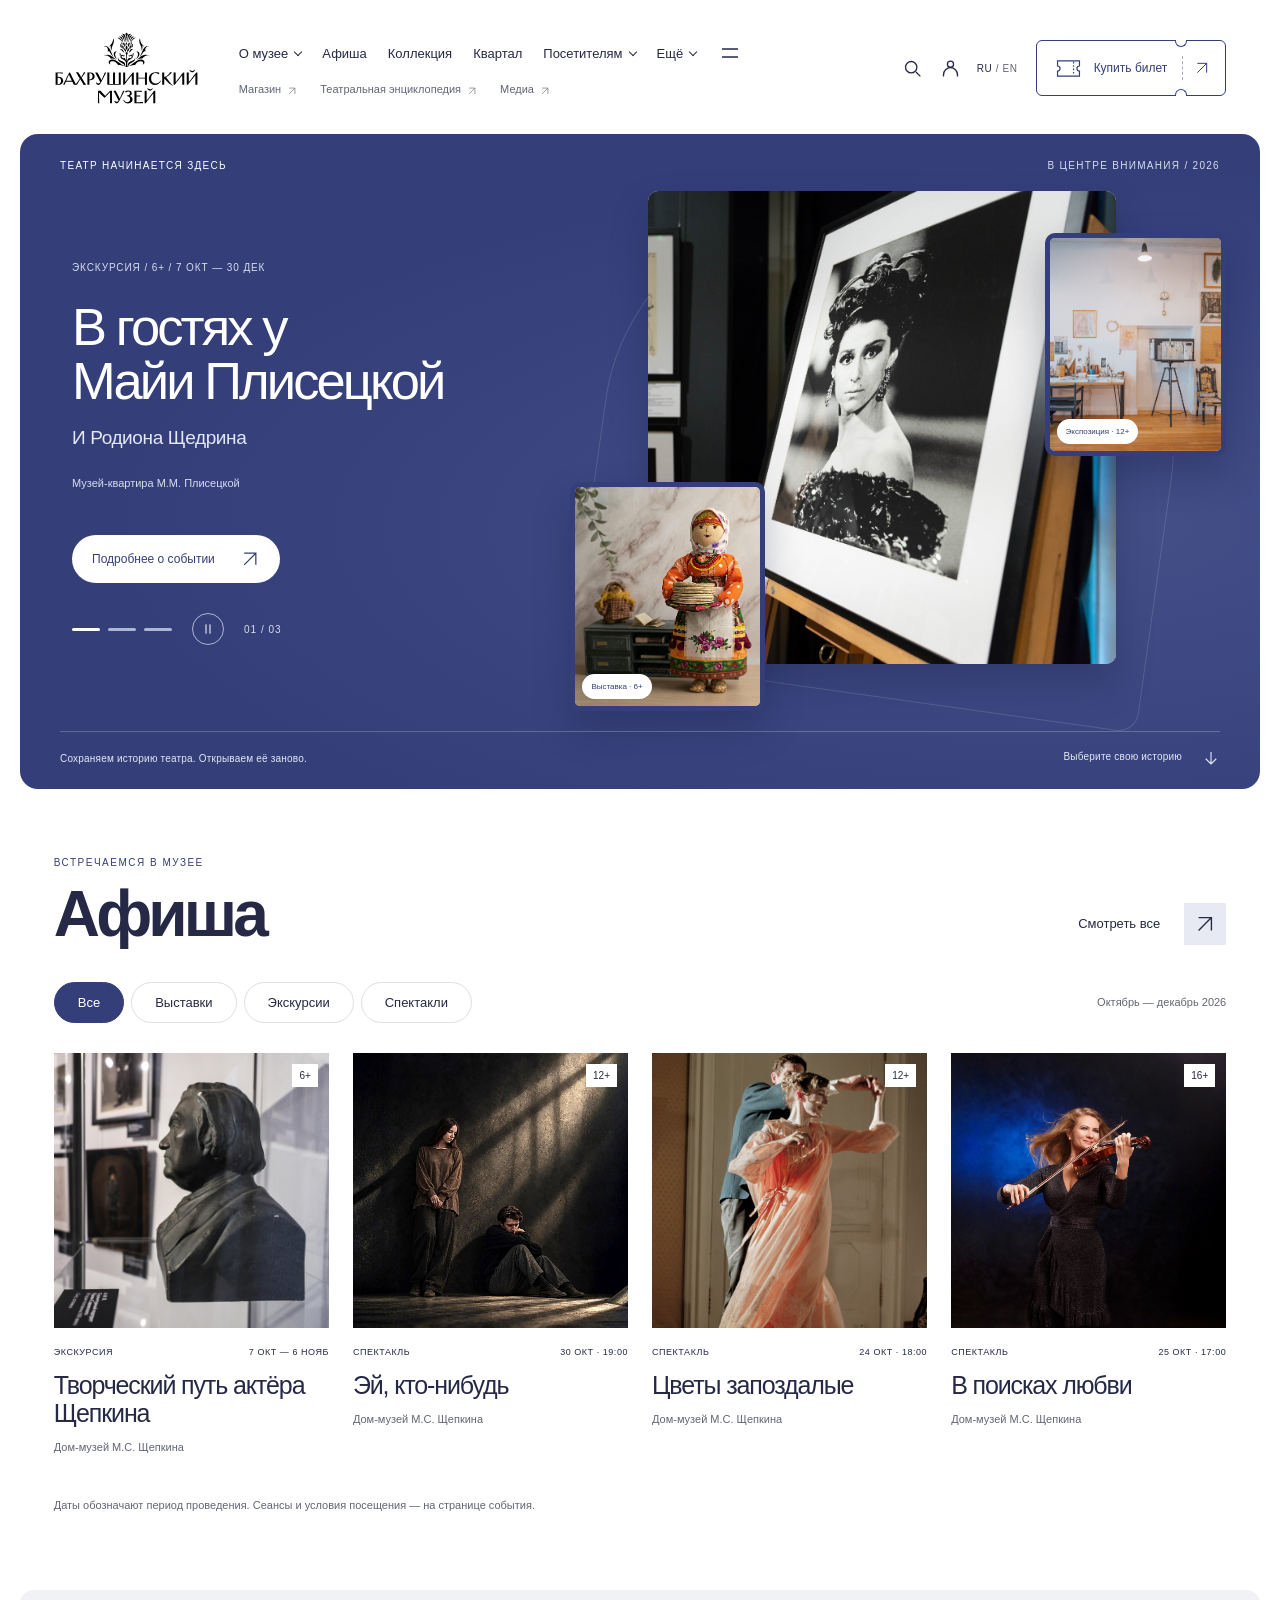
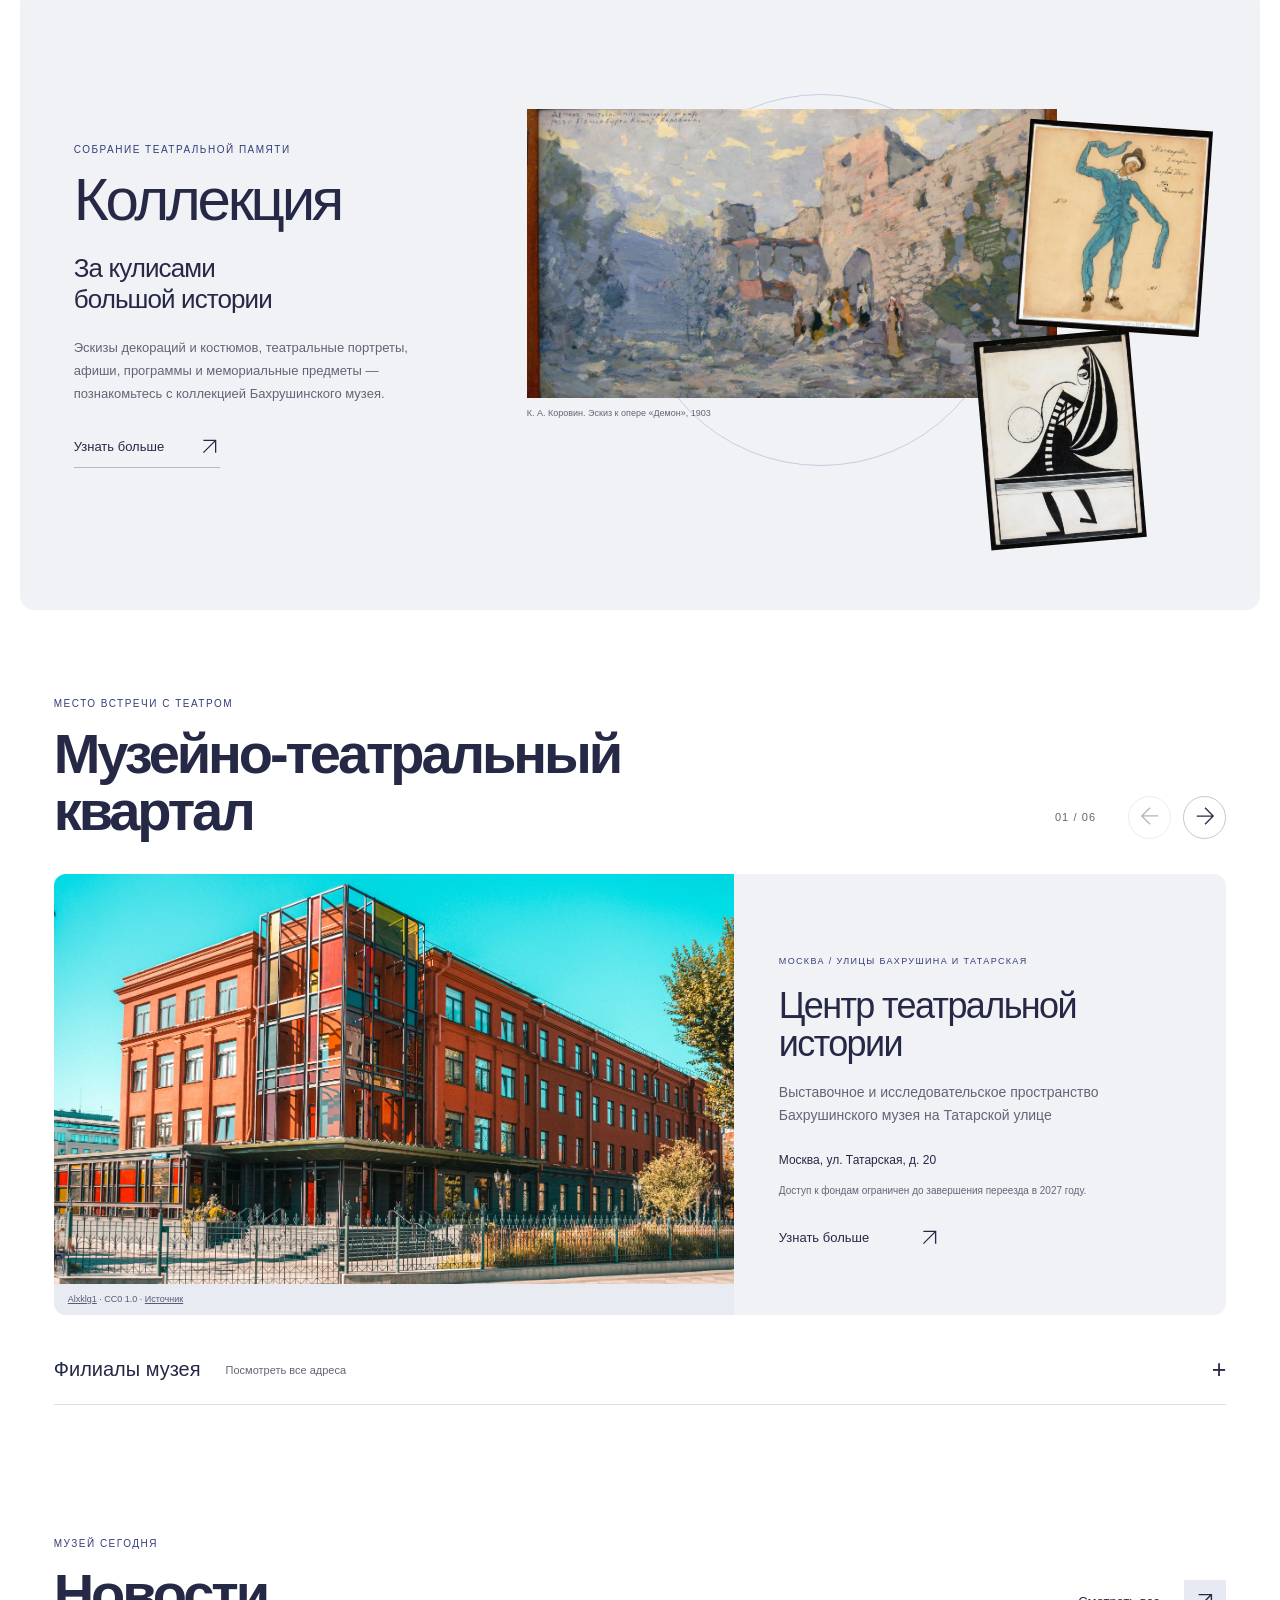
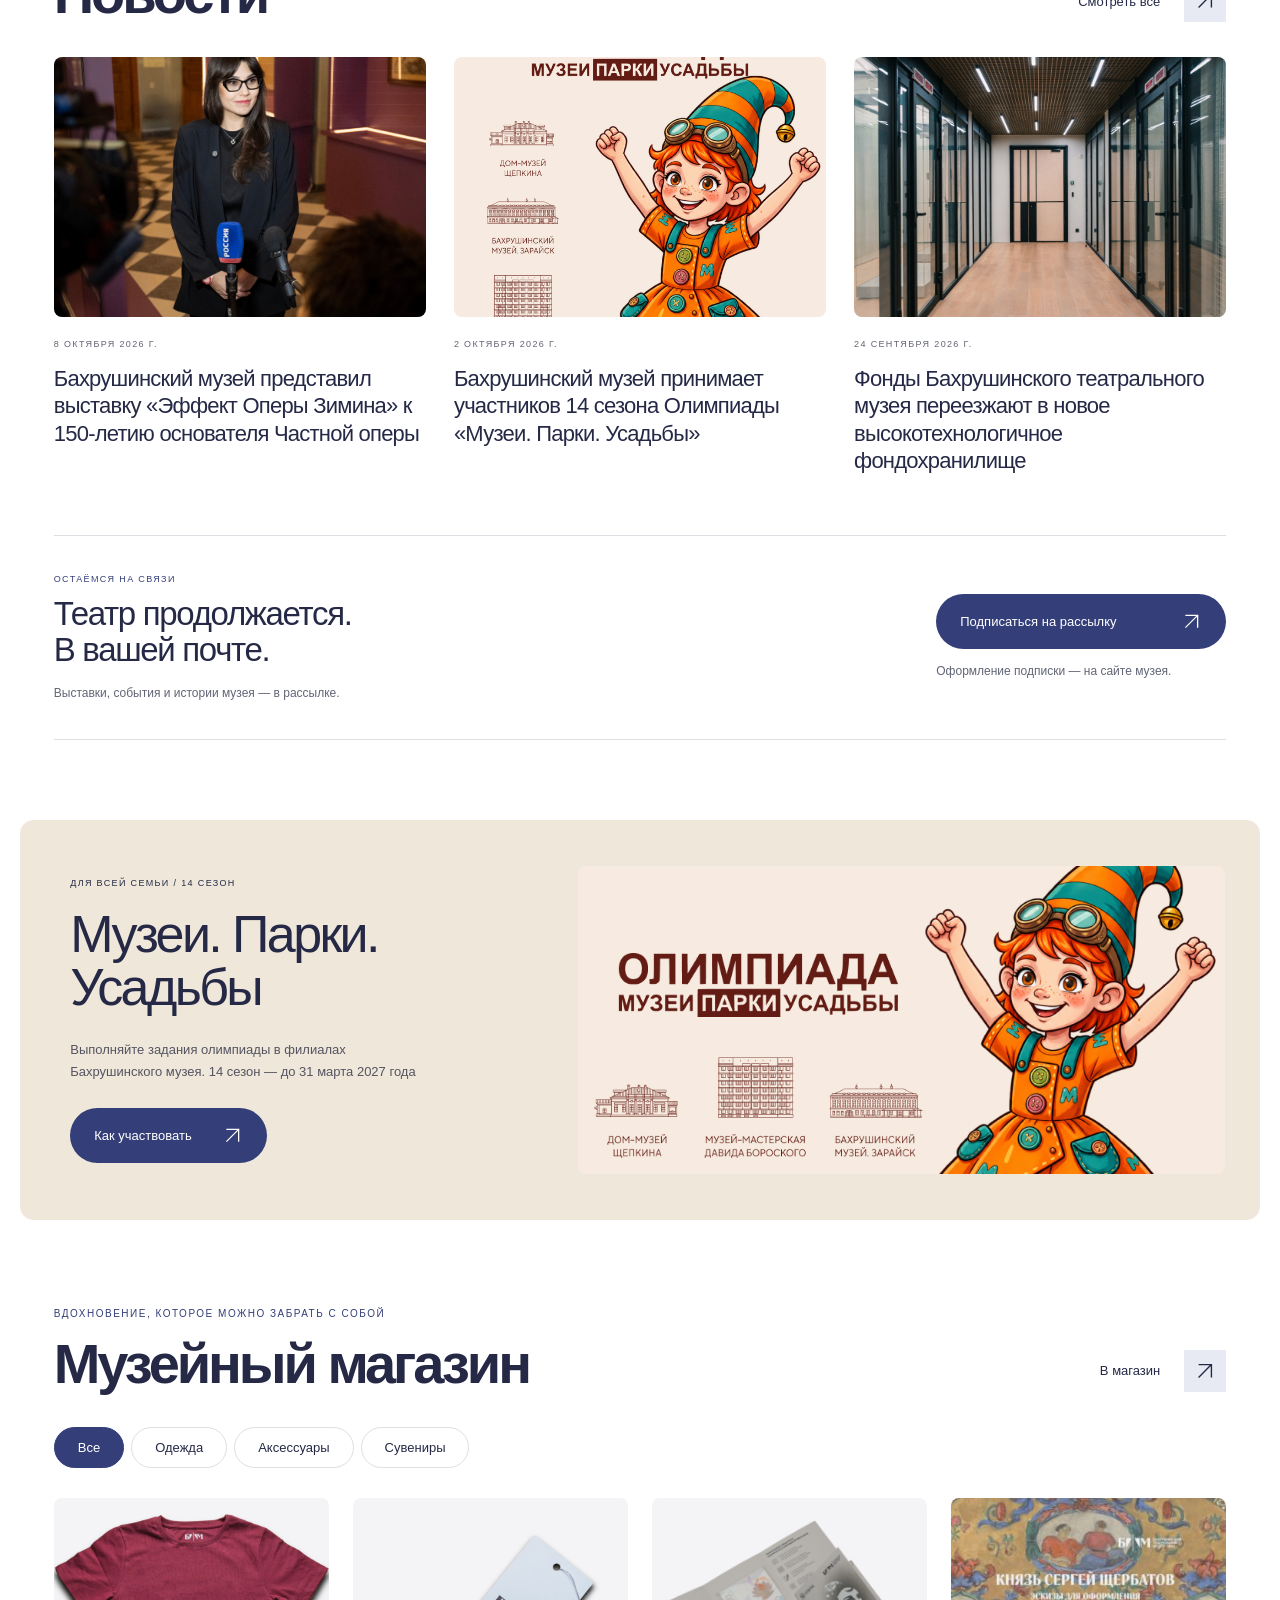
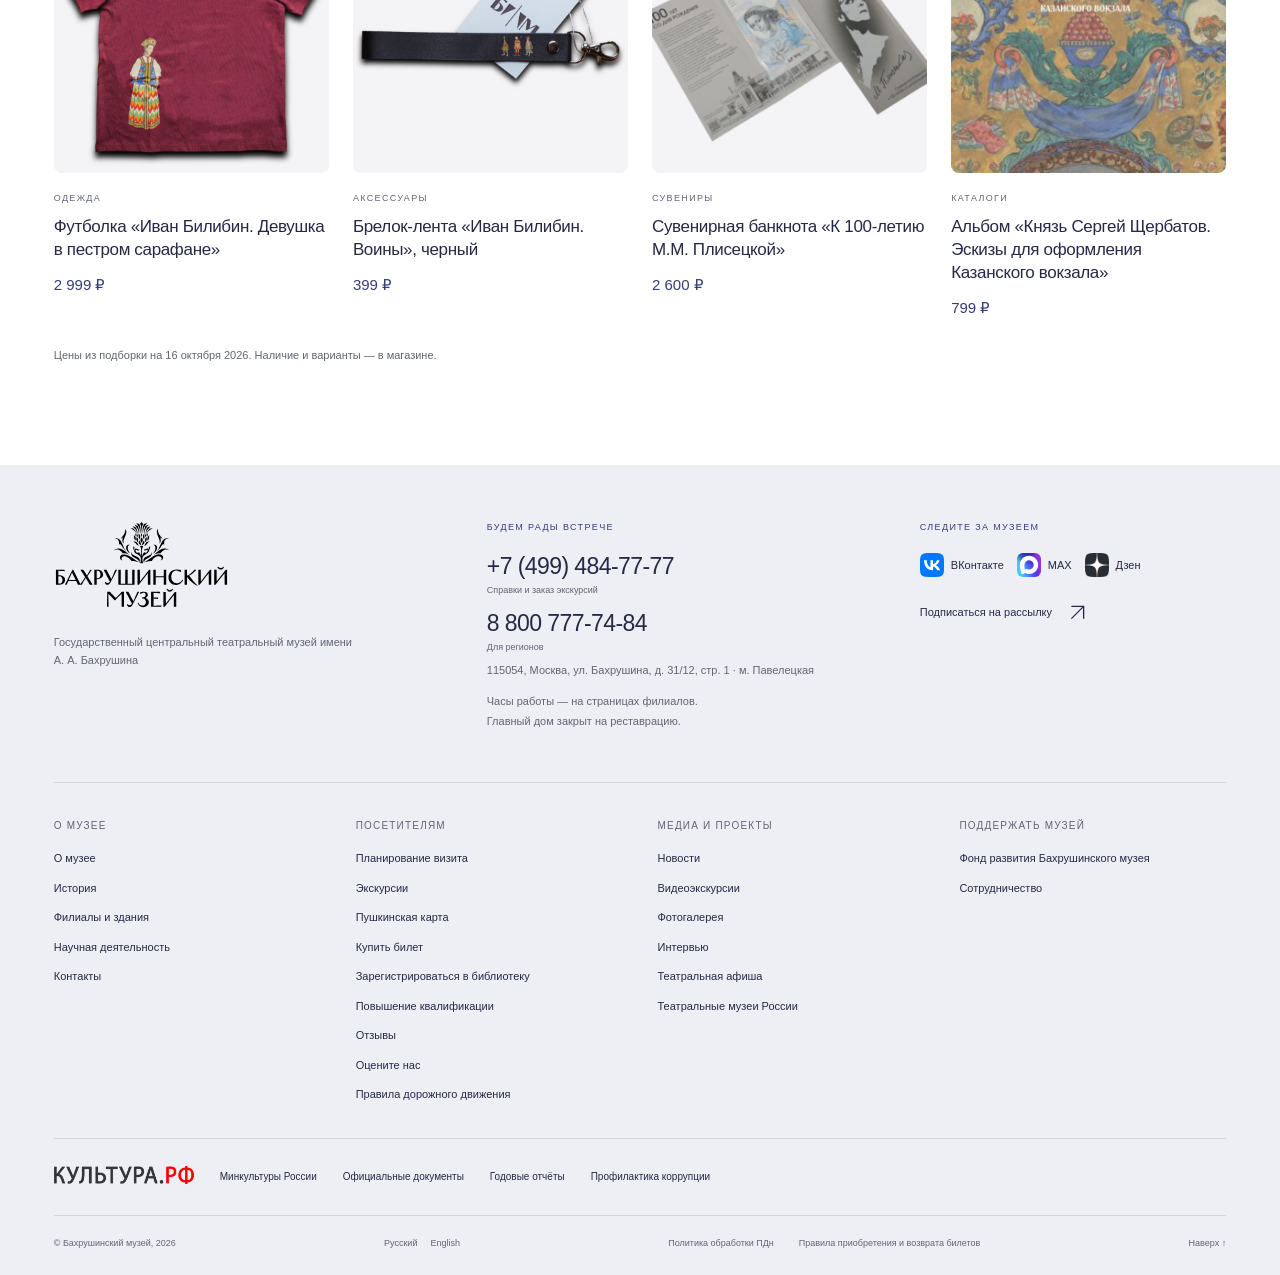
<file: homepage/index.html>
<!doctype html>
<html lang="ru"><head><meta charset="utf-8"><meta name="viewport" content="width=device-width,initial-scale=1"><title>Бахрушинский музей — концепция главной</title><link rel="stylesheet" href="style.css"><link rel="stylesheet" href="hero.css"><link rel="stylesheet" href="fullpage.css"></head>
<body><a class="skip" href="#afisha">Перейти к афише</a>
<header class="header"><div class="header-grid">
<a href="index.html" class="brand"><img src="../docs/proposal/05-homepage-design/assets/references/logo-transparent.svg" alt="Бахрушинский музей" width="218" height="112"></a>
<nav class="desktop-nav" aria-label="Разделы музея">
<details class="nav-drop"><summary>О музее</summary><div class="dropdown" data-menu-group="0"></div></details>
<a href="#afisha">Афиша</a><a href="#collection">Коллекция</a><a href="#quarter">Квартал</a>
<details class="nav-drop"><summary>Посетителям</summary><div class="dropdown" data-menu-group="1"></div></details>
<details class="nav-drop"><summary>Ещё</summary><div class="dropdown dropdown-wide" data-menu-group="extra"></div></details>
<button id="menu-open" aria-haspopup="dialog" aria-label="Все разделы"><svg viewBox="0 0 24 24" fill="none" stroke="currentColor" stroke-width="1.5" aria-hidden="true"><path d="M4 8h16M4 16h16"/></svg></button></nav>
<div class="utility"><nav aria-label="Экосистема"><a href="https://shop.bakhrushinmuseum.ru/">Магазин ↗</a><button data-service="Театральная энциклопедия">Театральная энциклопедия ↗</button><button data-service="Медиа">Медиа ↗</button></nav></div>
<div class="header-actions"><div class="tools"><button id="search-open" aria-label="Поиск"><svg viewBox="0 0 24 24" fill="none" stroke="currentColor" stroke-width="1.5" aria-hidden="true"><circle cx="10.5" cy="10.5" r="6.5"/><path d="m16 16 5 5"/></svg></button><button data-service="Личный кабинет" aria-label="Личный кабинет"><svg viewBox="0 0 24 24" fill="none" stroke="currentColor" stroke-width="1.5" aria-hidden="true"><circle cx="12" cy="7" r="3.5"/><path d="M4 21v-2a8 8 0 0 1 16 0v2"/></svg></button><a class="language" href="https://www.bakhrushinmuseum.ru/en/main/" aria-label="English version">RU <span>/ EN</span></a></div><a class="ticket" href="https://www.bakhrushinmuseum.ru/buy-tickets/#/afisha/event"><svg class="ticket-icon" viewBox="0 0 32 24" fill="none" stroke="currentColor" stroke-width="1.4" aria-hidden="true"><path d="M3 3h26v6a3 3 0 0 0 0 6v6H3v-6a3 3 0 0 0 0-6Z"/><path d="M22 4v16" stroke-dasharray="2 2"/></svg><span class="ticket-label">Купить билет</span><span class="ticket-arrow">↗</span></a></div>
</div></header>
<main><section class="hero" aria-labelledby="hero-title"><div class="hero-top"><span>Театр начинается здесь</span><span>В центре внимания / 2026</span></div><div class="hero-grid"><div class="hero-copy"><p class="eyebrow" id="hero-meta"></p><h1 id="hero-title"></h1><p class="hero-subtitle" id="hero-subtitle"></p><p class="hero-place" id="hero-place"></p><a class="round-link" id="hero-link">Подробнее о событии <span>↗</span></a><div class="hero-controls"><div id="hero-pages" aria-label="Выбор события"></div><button id="pause" aria-label="Приостановить смену событий">Ⅱ</button><span class="slide-count" id="slide-count"></span></div></div><div class="collage" id="collage" aria-label="События музея"></div></div><div class="hero-bottom"><span>Сохраняем историю театра. Открываем её заново.</span><a href="#afisha">Выберите свою историю <span>↓</span></a></div></section>
<section class="afisha" id="afisha" aria-labelledby="afisha-title"><div class="section-top"><div><p class="eyebrow">Встречаемся в музее</p><h2 id="afisha-title">Афиша</h2></div><a class="all-events" href="https://www.bakhrushinmuseum.ru/timetable/">Смотреть все <span>↗</span></a></div><div class="filter-row"><div class="filters" role="group" aria-label="Тип события"><button aria-pressed="true" data-filter="all">Все</button><button aria-pressed="false" data-filter="exhibition">Выставки</button><button aria-pressed="false" data-filter="tour">Экскурсии</button><button aria-pressed="false" data-filter="performance">Спектакли</button></div><span class="season">Октябрь — декабрь 2026</span></div><div id="events" class="event-grid" aria-live="polite"></div><p class="schedule-note">Даты обозначают период проведения. Сеансы и условия посещения — на странице события.</p></section>
<section class="collection-section" id="collection" aria-labelledby="collection-title"><div class="collection-copy"><p class="eyebrow">Собрание театральной памяти</p><h2 id="collection-title">Коллекция</h2><p class="collection-lead">За кулисами<br>большой истории</p><p id="collection-description"></p><a class="text-action" id="collection-link">Узнать больше <span data-arrow></span></a></div><div class="collection-art" id="collection-art" aria-label="Предметы из коллекции музея"></div></section>
<section class="page-section quarter-section" id="quarter" aria-labelledby="quarter-title"><div class="section-top"><div><p class="eyebrow">Место встречи с театром</p><h2 id="quarter-title">Музейно-театральный<br>квартал</h2></div><div class="quarter-controls"><span id="quarter-position" aria-live="polite"></span><button id="quarter-prev" class="circle-button" aria-label="Предыдущий объект"><span data-arrow class="left-arrow"></span></button><button id="quarter-next" class="circle-button" aria-label="Следующий объект"><span data-arrow class="right-arrow"></span></button></div></div><div id="quarter-card" class="quarter-card"></div><details class="branches"><summary>Филиалы музея <span>Посмотреть все адреса</span></summary><div id="branch-list"></div></details></section>
<section class="page-section news-section" id="news" aria-labelledby="news-title"><div class="section-top"><div><p class="eyebrow">Музей сегодня</p><h2 id="news-title">Новости</h2></div><a class="all-events" href="https://www.bakhrushinmuseum.ru/news/">Смотреть все <span data-arrow></span></a></div><div class="news-grid" id="news-grid"></div><div class="newsletter"><div><p class="eyebrow">Остаёмся на связи</p><h3>Театр продолжается.<br>В вашей почте.</h3><p>Выставки, события и истории музея — в рассылке.</p></div><div class="newsletter-action"><a class="solid-action" href="https://www.bakhrushinmuseum.ru/subscribe/">Подписаться на рассылку <span data-arrow></span></a><p>Оформление подписки — на сайте музея.</p></div></div></section>
<section class="promo-section" id="promo" aria-labelledby="promo-title"><div class="promo-copy"><p class="eyebrow">Для всей семьи / 14 сезон</p><h2 id="promo-title"></h2><p id="promo-description"></p><a class="solid-action" id="promo-link"><span id="promo-button"></span><span data-arrow></span></a></div><div class="promo-art" id="promo-art"></div></section>
<section class="page-section shop-section" id="shop" aria-labelledby="shop-title"><div class="section-top"><div><p class="eyebrow">Вдохновение, которое можно забрать с собой</p><h2 id="shop-title">Музейный магазин</h2></div><a class="all-events" id="shop-all" href="https://shop.bakhrushinmuseum.ru/">В магазин <span data-arrow></span></a></div><div class="filter-row"><div class="filters" role="group" aria-label="Категория товаров"><button data-product-filter="all" aria-pressed="true">Все</button><button data-product-filter="odezhda" aria-pressed="false">Одежда</button><button data-product-filter="aksessuary" aria-pressed="false">Аксессуары</button><button data-product-filter="suveniry" aria-pressed="false">Сувениры</button></div></div><div class="product-grid" id="products" aria-live="polite"></div><p class="schedule-note">Цены из подборки на 16 октября 2026. Наличие и варианты — в магазине.</p></section>
</main>
<footer class="footer"><div class="footer-top"><div class="footer-brand"><img src="../docs/proposal/05-homepage-design/assets/references/logo-transparent.svg" alt="Бахрушинский музей" width="200" height="102"><p id="organization-name"></p></div><div class="footer-contact"><p class="eyebrow">Будем рады встрече</p><div id="footer-phones"></div><p id="footer-address"></p><p>Часы работы — на страницах филиалов.<br>Главный дом закрыт на реставрацию.</p></div><div class="footer-social"><p class="eyebrow">Следите за музеем</p><div id="social-links"></div><a href="https://www.bakhrushinmuseum.ru/subscribe/">Подписаться на рассылку <span data-arrow></span></a></div></div><div class="footer-nav" id="footer-nav"></div><div class="footer-official" id="footer-official"></div><div class="footer-bottom"><span>© Бахрушинский музей, 2026</span><div class="footer-languages"><a href="https://www.bakhrushinmuseum.ru/">Русский</a><a href="https://www.bakhrushinmuseum.ru/en/main/">English</a></div><div id="legal-links"></div><a href="#">Наверх ↑</a></div></footer>
<dialog id="place-dialog"><div class="dialog-top"><h2 id="place-dialog-title"></h2><button data-close aria-label="Закрыть сведения об объекте">✕</button></div><p id="place-dialog-description"></p><p id="place-dialog-address"></p><p id="place-dialog-notes"></p><a class="text-action" id="place-dialog-source" href="https://www.bakhrushinmuseum.ru/branches/">Источник сведений <span data-arrow></span></a></dialog>
<dialog id="menu"><div class="dialog-top"><span>Бахрушинский музей</span><button data-close aria-label="Закрыть меню">✕</button></div><nav id="menu-links" aria-label="Основное меню"></nav><div class="menu-services"><button id="mobile-search">Поиск</button><button data-service="Личный кабинет">Личный кабинет</button><a href="https://www.bakhrushinmuseum.ru/en/main/">English version ↗</a></div></dialog>
<dialog id="search"><div class="dialog-top"><h2>Поиск по событиям</h2><button data-close aria-label="Закрыть поиск">✕</button></div><label for="query">Название события или площадки</label><input id="query" type="search" placeholder="Например, Плисецкая"><div id="search-results" aria-live="polite"></div></dialog>
<dialog id="service"><div class="dialog-top"><h2 id="service-title"></h2><button data-close aria-label="Закрыть">✕</button></div><p>Этот раздел экосистемы показан в концепции. Адрес сервиса пока не определён.</p></dialog><script src="app.js" defer></script><script src="fullpage.js" defer></script></body></html>
</file>
<file: homepage/style.css>
:root{--ink:#252946;--brand:#343e79;--muted:#626575;--line:#dedee5;--surface:#eeeef5;--paper:#fff;--serif:Georgia,'Times New Roman',serif;--sans:Arial,Helvetica,sans-serif}*{box-sizing:border-box}html{scroll-behavior:smooth}body{margin:0;color:var(--ink);background:var(--paper);font-family:var(--sans);font-size:15px}a{color:inherit;text-decoration:none}button,input{font:inherit;color:inherit}button{cursor:pointer;border:0;background:none}a,button,input{outline-offset:5px}a:focus-visible,button:focus-visible,input:focus-visible{outline:2px solid var(--brand)}a:hover{color:var(--brand)}button:hover{color:var(--brand)}.skip{position:absolute;left:20px;top:-100px;z-index:10;background:white;padding:16px}.skip:focus{top:10px}.header{padding:0 4.2%}.utility{height:51px;display:flex;justify-content:space-between;align-items:center;border-bottom:1px solid var(--line);font-size:12px}.utility nav,.tools{display:flex;align-items:center;gap:26px}.utility button{padding:8px 0}.language{font-size:11px;letter-spacing:.06em}.language span{color:var(--muted)}.main-nav{height:132px;display:grid;grid-template-columns:1fr 240px 1fr;align-items:center}.nav-left{display:flex;gap:42px;align-items:center}.nav-left button{padding:12px 0}.burger{font-size:21px;margin-right:13px}.brand{display:flex;justify-content:center}.brand img{width:184px;height:94px;object-fit:contain}.ticket{justify-self:end;color:white;background:var(--brand);padding:17px 23px;border-radius:3px;font-size:14px;display:flex;gap:37px}.ticket:hover{background:#252e60;color:white}.hero{margin:0 1.4%;background:var(--surface);border-radius:7px;padding:25px 3%;overflow:hidden;min-height:650px;height:calc(100svh - 198px);max-height:850px;display:flex;flex-direction:column}.hero-top,.hero-bottom{display:flex;justify-content:space-between;font-size:11px;letter-spacing:.06em}.hero-top{color:var(--muted)}.hero-grid{flex:1;display:grid;grid-template-columns:43% 57%;align-items:center;gap:0;min-height:0}.hero-copy{padding:30px 25px 30px 12px;position:relative;z-index:1}.eyebrow{text-transform:uppercase;font-size:10px;letter-spacing:.15em;font-weight:500;line-height:1.7}h1,h2,h3,p{margin-top:0}h1{font:normal clamp(40px,4.5vw,72px)/1.04 var(--serif);letter-spacing:-.045em;margin:25px 0;max-width:650px}h2{font:normal 68px/1 var(--serif);letter-spacing:-.04em;margin-bottom:0}.hero-place{font-size:13px;color:var(--muted);max-width:320px;line-height:1.6;margin:0 0 24px}.round-link{font-size:13px;display:inline-flex;align-items:center;gap:26px}.round-link span,.all-events span{width:42px;height:42px;border:1px solid #b4b6c5;border-radius:50%;display:inline-grid;place-items:center;font-size:20px}.hero-controls{display:flex;align-items:center;gap:18px;margin-top:35px}.hero-controls button{width:32px;height:32px;border:1px solid #babdce;border-radius:50%;font-size:12px}.hero-controls #hero-pages{display:flex;gap:8px}.hero-controls #hero-pages button{width:7px;height:7px;border:0;padding:0;background:#b7bacb}.hero-controls #hero-pages button[aria-current=true]{background:var(--brand)}.slide-count{font-size:10px;color:var(--muted);letter-spacing:.1em}.collage{height:100%;min-height:460px;max-height:650px;position:relative;isolation:isolate}.collage:before{content:'';position:absolute;inset:13% 12% 6% 10%;border:1px solid #c7c9d7;border-radius:48% 48% 0 0;transform:rotate(12deg);z-index:-1}.collage a{display:block;position:absolute;overflow:hidden;border-radius:3px;background:#dedee6;transition:transform .7s,opacity .7s;box-shadow:0 10px 30px #25294612}.collage img{width:100%;height:100%;object-fit:cover;transition:transform .5s}.collage a:hover img{transform:scale(1.025)}.collage .main-image{width:61%;height:78%;left:13%;top:8%;transform:rotate(-5deg);z-index:2}.collage .side-image{width:34%;height:43%;right:0;top:2%;transform:rotate(7deg);z-index:1}.collage .small-image{width:35%;height:42%;right:1%;bottom:2%;transform:rotate(5deg);z-index:3}.image-tag{position:absolute;bottom:10px;left:10px;background:white;padding:7px 9px;font-size:9px;max-width:90%;line-height:1.4}.hero-bottom{align-items:center;padding-top:15px;border-top:1px solid #d7d8e3;line-height:1.5}.hero-bottom a{display:flex;gap:20px}.hero-bottom a span{font-size:18px}.afisha{padding:85px 4.2% 55px}.section-top{display:flex;justify-content:space-between;align-items:end}.section-top .eyebrow{margin-bottom:13px;color:var(--muted)}.all-events{display:flex;align-items:center;gap:24px;font-size:13px}.filter-row{display:flex;justify-content:space-between;align-items:center;margin:37px 0 30px;gap:20px}.filters{display:flex;gap:7px;flex-wrap:wrap}.filters button{border:1px solid var(--line);border-radius:24px;padding:12px 22px;font-size:13px}.filters button[aria-pressed=true]{background:var(--brand);color:white;border-color:var(--brand)}.season{font-size:11px;color:var(--muted)}.event-grid{display:grid;grid-template-columns:repeat(4,minmax(0,1fr));gap:26px}.event-card{display:block}.card-image{aspect-ratio:1;position:relative;border-radius:4px;overflow:hidden;background:var(--surface);margin-bottom:18px}.card-image img{width:100%;height:100%;object-fit:cover;transition:transform .4s}.event-card:hover img{transform:scale(1.035)}.age{position:absolute;right:11px;top:11px;background:#fff;padding:6px 7px;border-radius:50%;font-size:10px}.card-meta{display:flex;justify-content:space-between;gap:10px;text-transform:uppercase;font-size:9px;letter-spacing:.06em;line-height:1.5;margin-bottom:12px}.event-card h3{font:normal 24px/1.15 var(--serif);letter-spacing:-.02em;margin-bottom:12px}.card-place{font-size:11px;color:var(--muted);line-height:1.5}.schedule-note{font-size:11px;color:var(--muted);margin:30px 0 0;line-height:1.6}dialog{border:0;border-radius:8px;padding:32px;max-width:640px;width:calc(100% - 32px);max-height:85svh;color:var(--ink);box-shadow:0 20px 100px #0002}dialog::backdrop{background:#151a3b77;backdrop-filter:blur(5px)}.dialog-top{display:flex;justify-content:space-between;align-items:center;gap:20px;margin-bottom:30px}.dialog-top h2{font:normal 32px var(--serif)}.dialog-top button{padding:12px}#menu-links{display:flex;flex-direction:column;gap:20px;font:normal 29px var(--serif)}input{width:100%;border:1px solid #a7aabb;padding:15px;margin:12px 0 20px}#search-results a{display:block;padding:15px 0;border-top:1px solid var(--line);line-height:1.5}dialog p{line-height:1.6}
@media(min-width:1600px){.header,.afisha{padding-left:max(4.2%,calc((100vw - 1600px)/2));padding-right:max(4.2%,calc((100vw - 1600px)/2))}.hero{padding-left:max(3%,calc((100vw - 1600px)/2));padding-right:max(3%,calc((100vw - 1600px)/2))}}
@media(max-width:1000px){.utility nav,.tools{gap:16px}.utility{font-size:10px}.main-nav{height:110px}.hero{min-height:600px;height:auto}.hero-grid{grid-template-columns:45% 55%}.collage{min-height:460px}h1{font-size:45px}.hero-copy{padding-left:0}.event-grid{grid-template-columns:repeat(2,minmax(0,1fr));gap:30px 22px}.season{display:none}.brand img{width:160px}.hero-bottom{font-size:9px}}
@media(max-width:600px){.header{padding:0 20px}.utility{display:none}.main-nav{height:98px;grid-template-columns:40px 1fr 104px;gap:10px}.nav-left>a{display:none}.nav-left button{font-size:0}.burger{font-size:22px;margin:0}.brand{justify-content:start}.brand img{width:122px;height:70px}.ticket{font-size:11px;padding:13px 12px;gap:8px}.hero{margin:0 9px;padding:20px;min-height:0;max-height:none;border-radius:5px}.hero-top{font-size:9px}.hero-top>span:last-child{display:none}.hero-grid{display:flex;flex-direction:column}.hero-copy{padding:28px 0 0;width:100%}.hero-copy .eyebrow{font-size:9px}h1{font-size:43px;line-height:1.05;margin:15px 0 18px;max-width:360px;min-height:135px}.hero-place{font-size:12px;margin-bottom:15px;min-height:38px}.round-link{font-size:12px}.round-link span{width:34px;height:34px}.hero-controls{margin-top:22px}.collage{width:100%;height:330px;min-height:330px;margin-top:18px}.collage .main-image{height:82%;width:64%;left:5%;top:5%}.collage .side-image{width:34%;height:44%;right:0;top:1%}.collage .small-image{width:36%;height:43%;right:0;bottom:3%}.image-tag{font-size:8px;padding:5px;left:6px;bottom:6px}.hero-bottom>span{display:none}.hero-bottom{padding:10px 0 0;font-size:10px}.hero-bottom a{width:100%;justify-content:space-between}.afisha{padding:48px 20px 35px}h2{font-size:50px}.section-top .eyebrow{font-size:8px}.all-events{font-size:11px;gap:10px}.all-events span{width:32px;height:32px;font-size:18px}.filter-row{margin:26px 0 24px}.filters{gap:5px}.filters button{padding:10px 12px;font-size:11px}.event-grid{gap:26px 14px}.event-card h3{font-size:20px}.card-meta{font-size:8px;flex-direction:column;gap:5px}.card-image{margin-bottom:12px}.card-place{font-size:10px}.age{font-size:9px;padding:5px;top:7px;right:7px}.schedule-note{font-size:10px}dialog{padding:22px}.dialog-top h2{font-size:27px}}
@media(prefers-reduced-motion:reduce){html{scroll-behavior:auto}*{transition:none!important}}

.menu-services{display:flex;flex-wrap:wrap;gap:20px;border-top:1px solid var(--line);margin-top:30px;padding-top:25px;font-size:13px}.menu-services button{padding:0}
/* Desktop concept v2: editorial sans, warm paper, cobalt and lime accents. */
:root{--ink:#252946;--brand:#343e79;--surface:#f1e7e2;--accent:#d9ed80}
body{font-family:Arial,Helvetica,sans-serif}.utility{height:43px}.utility nav{gap:28px}.utility svg{width:12px;height:12px;vertical-align:middle;margin-left:5px}.main-nav{display:flex;justify-content:space-between;gap:35px;height:122px}.brand img{width:162px;height:87px}.desktop-nav{display:flex;align-items:center;justify-content:center;gap:30px;flex:1;font-size:14px}.desktop-nav>a{padding:18px 0;border-bottom:2px solid transparent}.desktop-nav>a:hover{border-bottom-color:var(--brand)}.desktop-nav button{display:flex;align-items:center;gap:8px}.chevron{width:7px;height:7px;border-right:1.5px solid;border-bottom:1.5px solid;transform:rotate(45deg);margin-top:-4px}.ticket{border-radius:0;background:var(--brand);padding:19px 22px;gap:25px}.ticket svg{height:20px;width:20px;display:block}.hero{background:#f1e7e2;border-radius:0;margin:0 20px;padding:24px 40px;min-height:660px;height:calc(100svh - 185px);max-height:none;overflow:hidden}.hero-top{text-transform:uppercase;font-size:10px;letter-spacing:.12em}.hero-top>span:first-child{color:var(--brand);font-weight:700}.hero-grid{grid-template-columns:46% 54%;min-height:540px}.hero-copy{padding:25px 38px 25px 12px;align-self:center}.hero-copy .eyebrow{color:var(--brand);font-size:10px;letter-spacing:.1em}h1{font:600 clamp(44px,4.2vw,70px)/1.03 Arial,Helvetica,sans-serif;letter-spacing:-.06em;margin:24px 0 22px;min-height:250px;max-width:600px;text-wrap:balance}h1.long-title{font-size:clamp(40px,3.5vw,59px);line-height:1.06;letter-spacing:-.045em}.hero-place{min-height:22px;margin-bottom:24px}.round-link{background:var(--accent);padding:13px 17px;gap:34px;font-size:13px;font-weight:600}.round-link span{width:22px;height:22px;border:0;border-radius:0}.round-link svg{width:22px;height:22px}.hero-controls{margin-top:25px}.hero-controls #hero-pages button{width:30px;height:3px;border-radius:0;background:#beb8ba}.hero-controls #hero-pages button[aria-current=true]{background:var(--brand)}.hero-controls button{border-color:#aaa3a8}.collage{max-height:670px;min-height:500px}.collage:before{border:0;border-radius:50%;background:#d9ed80;inset:10% 2% 10% 12%;transform:rotate(0);opacity:.7}.collage:after{content:'Б / М';position:absolute;right:1%;bottom:1%;font-size:70px;letter-spacing:-.06em;font-weight:700;color:var(--brand);z-index:-1}.collage a{border-radius:0;box-shadow:none}.collage .main-image{width:61%;height:79%;left:7%;top:8%;transform:rotate(-3deg)}.collage .side-image{width:33%;height:41%;right:1%;top:3%;transform:rotate(5deg)}.collage .small-image{width:36%;height:39%;right:0;bottom:8%;transform:rotate(3deg)}.image-tag{background:var(--brand);color:white;padding:9px 11px;left:0;bottom:0;font-size:10px}.hero-bottom{border-color:#c7bdbb}.hero-bottom a span{display:flex}.hero-bottom svg{width:20px;height:20px}.afisha{padding-top:70px}.section-top .eyebrow{color:var(--brand)}h2{font:600 72px/.95 Arial,Helvetica,sans-serif;letter-spacing:-.06em}.all-events span{border-radius:0;border:0;background:var(--accent);height:42px;width:42px}.all-events svg{width:22px;height:22px}.filters button{border-radius:0;padding:13px 25px}.filters button[aria-pressed=true]{background:var(--brand)}.event-grid{gap:24px}.card-image{border-radius:0}.event-card h3{font:500 25px/1.12 Arial,Helvetica,sans-serif;letter-spacing:-.045em}.card-meta{font-size:9px}.age{border-radius:0}.section-top{border-top:2px solid var(--brand);padding-top:28px}.dialog-top h2{font-family:Arial,Helvetica,sans-serif}#menu-links{font:500 27px/1.2 Arial,Helvetica,sans-serif}
@media(max-width:1100px){.desktop-nav{gap:16px;font-size:12px}.main-nav{gap:20px}.hero{padding:24px}.hero-copy{padding-right:24px}h1{font-size:44px;min-height:240px}h1.long-title{font-size:39px}.hero-grid{grid-template-columns:47% 53%}.collage{min-height:480px}}
@media(max-width:600px){.main-nav{height:100px;gap:12px}.brand img{width:120px}.desktop-nav{display:none}.hero{margin:0 9px;padding:22px;min-height:0;height:auto}.hero-grid{display:flex;min-height:0}.hero-copy{padding:25px 0}.hero h1{font-size:40px;min-height:0}.hero h1.long-title{font-size:36px}.collage{min-height:330px}.hero-bottom>span{display:none}.afisha h2{font-size:50px}.filters button{padding:10px 12px}.event-card h3{font-size:20px}.hero-top>span:last-child{display:none}}

#pause{display:grid;place-items:center}#pause svg{width:18px;height:18px}.collage:after{content:none}
</file>
<file: homepage/hero.css>
/* Desktop v4: compact museum header and a blue event stage. */
:root{--accent:#e8eaf3;--surface:#fff}
.header{padding:0 4.2%;background:#fff}.header-grid{min-height:134px;display:grid;grid-template-columns:175px 1fr auto;grid-template-rows:auto auto;column-gap:40px;align-items:center;padding:22px 0 20px}.brand{grid-column:1;grid-row:1/3;justify-content:flex-start}.brand img{width:145px;height:80px}.desktop-nav{grid-column:2;grid-row:1;justify-content:flex-start;gap:27px;font-size:15px;font-weight:500;align-self:end;padding-bottom:8px}.desktop-nav>a{padding:0;border:0;white-space:nowrap}.desktop-nav button{padding:0;display:grid;place-items:center;width:26px;height:26px}.desktop-nav svg{width:24px;height:24px}.utility{grid-column:2;grid-row:2;border:0;height:auto;justify-content:flex-start;align-self:start;margin-top:9px;font-size:11px;color:var(--muted)}.utility nav{gap:23px}.utility button{padding:0;font-size:inherit}.utility svg{width:10px;height:10px;margin-left:3px}.header-actions{grid-column:3;grid-row:1/3;display:flex;align-items:center;gap:24px}.tools{gap:17px}.tools>button{width:24px;height:24px;padding:0;display:grid;place-items:center}.tools svg{width:21px;height:21px}.tools .language{font-size:10px;white-space:nowrap}.ticket{border-radius:30px;font-size:12px;padding:17px 21px;gap:19px;align-items:center}.ticket svg{width:17px;height:17px}
.hero{background:#343e79;color:#fff;border:0;border-radius:18px;margin:0 20px;padding:26px 40px 22px;min-height:655px;height:auto;overflow:hidden;position:relative}.hero:before{content:'';position:absolute;pointer-events:none;inset:0;background:radial-gradient(ellipse at 85% 60%,#59649a70,transparent 65%)}.hero-top,.hero-grid,.hero-bottom{position:relative}.hero-top{padding:0 0 20px;font-size:10px;letter-spacing:.13em;color:#fff;text-transform:uppercase}.hero-top>span:first-child{color:#fff;font-weight:500}.hero-top>span:last-child{color:#d8dced}.hero-grid{grid-template-columns:44% 56%;min-height:520px;align-items:stretch}.hero-copy{padding:28px 50px 28px 12px;align-self:stretch;display:flex;flex-direction:column;align-items:flex-start;justify-content:center;min-width:0}.hero-copy .eyebrow{color:#d8dced;margin-bottom:24px;font-size:10px;font-weight:400;letter-spacing:.09em}.hero-copy h1,.hero-copy h1.long-title{color:white;font:500 clamp(44px,4.1vw,70px)/1.03 Arial,Helvetica,sans-serif;letter-spacing:-.055em;min-height:0;height:auto;margin:0 0 17px;max-width:600px;text-wrap:balance}.hero-subtitle{font-size:19px;line-height:1.4;letter-spacing:-.02em;margin:0 0 24px;max-width:400px;color:#e4e7f4}.hero-subtitle:empty{display:none}.hero-place{font-size:11px;line-height:1.6;max-width:350px;min-height:35px;margin-bottom:25px;color:#d8dced}.round-link{background:#fff;color:#343e79;border-radius:28px;font-size:12px;font-weight:500;padding:14px 20px;gap:25px}.round-link:hover{background:#e8eaf3;color:#252e60}.round-link span{border:0;width:20px;height:20px}.round-link svg{width:20px;height:20px}.hero-controls{margin-top:30px;gap:20px}.hero-controls #hero-pages{gap:8px}.hero-controls #hero-pages button{width:28px;height:3px;border-radius:2px;background:#aeb6d4;padding:0}.hero-controls #hero-pages button[aria-current=true]{background:#fff}.hero-controls button{border-color:#aeb6d4;color:white}#pause{display:grid;place-items:center}#pause svg{width:16px;height:16px}.slide-count{color:#d8dced;font-size:10px}.hero a:focus-visible,.hero button:focus-visible{outline-color:white}.hero-bottom{border-color:#ffffff38;padding-top:17px;margin-top:18px;font-size:10px;letter-spacing:.02em;color:#e4e7f4}.hero-bottom a:hover{color:white}.hero-bottom svg{width:18px;height:18px}
.collage{align-self:stretch;height:520px;min-height:520px;max-height:none;isolation:isolate;padding:0;margin:0;overflow:visible;background:none}.collage:before{inset:28px 48px 15px 30px;border:1px solid #ffffff23;border-radius:220px 220px 20px 20px;background:none;transform:rotate(8deg);opacity:1;z-index:0}.collage:after{content:none}.collage a{border-radius:10px;box-shadow:0 18px 36px #10163640;transform:none!important;border:0;overflow:hidden}.collage .main-image{left:12%;top:0;height:91%;width:72%;z-index:2}.collage .side-image{left:0;right:auto;top:auto;bottom:0;width:30%;height:44%;z-index:3;filter:none;border:5px solid #343e79}.collage .small-image{right:-1%;bottom:auto;top:8%;width:28%;height:43%;z-index:3;border:5px solid #343e79}.collage .main-image img{object-position:center}.image-tag{font-size:9px;padding:8px 11px;max-width:100%;background:white;color:var(--brand);left:10px;bottom:10px;border-radius:20px}.collage .side-image .image-tag,.collage .small-image .image-tag{font-size:8px;writing-mode:horizontal-tb;left:7px;bottom:7px;padding:7px 9px}.all-events span{background:#e8eaf3}.section-top{border-top:0;padding-top:0}.afisha{padding-top:65px}.afisha h2{font-size:64px}.filters button{border-radius:24px;padding:12px 23px}
@media(min-width:1600px){.hero{padding-left:max(40px,calc((100vw - 1520px)/2));padding-right:max(40px,calc((100vw - 1520px)/2))}}
@media(min-width:601px) and (max-width:1250px){.header-grid{grid-template-columns:140px 1fr auto;column-gap:24px}.desktop-nav{gap:17px;font-size:13px}.brand img{width:130px}.header-actions{gap:17px}.tools{gap:12px}.ticket{padding:15px;font-size:11px;gap:10px}.utility nav{gap:15px}.hero-copy{padding-right:35px}.hero-copy h1,.hero-copy h1.long-title{font-size:45px}.hero-subtitle{font-size:17px}}
@media(max-width:1000px) and (min-width:601px){.tools .language{display:none}.header-actions{flex-direction:column;gap:12px}.header-grid{column-gap:20px}.hero{padding:24px}.hero-copy h1,.hero-copy h1.long-title{font-size:40px}}
@media(max-width:600px){.header-grid{display:flex;justify-content:space-between;min-height:105px;padding:12px 0;gap:15px}.brand img{width:115px;height:70px}.desktop-nav,.utility,.tools{display:none}.header-actions{display:block}.ticket{font-size:11px;padding:14px;gap:8px}.hero{margin:0 9px;padding:22px;min-height:0;height:auto;border-radius:12px}.hero-grid{display:flex;min-height:0}.hero-copy{padding:25px 0}.hero-copy h1,.hero-copy h1.long-title{font-size:38px}.hero-subtitle{font-size:18px}.collage{height:390px;min-height:390px}.hero-bottom{margin-top:20px}.afisha h2{font-size:50px}.filters button{padding:10px 12px}.hero-top>span:last-child{display:none}}
</file>
<file: homepage/fullpage.css>
/* Full homepage: navigation and sections G-04–G-09. */
.header-grid{position:relative;grid-template-columns:155px 1fr auto;column-gap:30px}.desktop-nav{gap:21px;font-size:13px}.header-actions{gap:18px}.tools{gap:14px}.ticket{position:relative;display:flex;gap:12px;align-items:center;border:1px solid var(--brand);border-radius:6px;background:transparent;color:var(--brand);padding:15px 15px 15px 18px;min-height:56px;transition:background .2s,box-shadow .2s}.ticket:hover{background:#f1f2f7;color:var(--brand);box-shadow:0 4px 12px #343e7914}.ticket:before,.ticket:after{content:'';position:absolute;width:10px;height:6px;background:white;right:38px;border:1px solid var(--brand)}.ticket:before{top:-1px;border-top:0;border-radius:0 0 8px 8px}.ticket:after{bottom:-1px;border-bottom:0;border-radius:8px 8px 0 0}.ticket .ticket-icon{width:27px;height:23px}.ticket-label{font-size:12px;white-space:nowrap}.ticket-arrow{display:flex;align-items:center;align-self:stretch;border-left:1px dashed #343e7970;padding-left:11px;margin-left:3px}.ticket .ticket-arrow svg{width:16px;height:16px}.nav-drop summary{list-style:none;display:flex;align-items:center;gap:7px;cursor:pointer;white-space:nowrap;padding:4px 0}.nav-drop summary::-webkit-details-marker{display:none}.nav-drop summary:after{content:'';width:5px;height:5px;border-right:1px solid;border-bottom:1px solid;transform:rotate(45deg);margin-top:-3px}.nav-drop[open] summary{color:var(--brand)}.nav-drop[open] summary:after{transform:rotate(225deg);margin-top:4px}.dropdown{position:absolute;left:175px;top:94px;width:360px;z-index:20;background:white;padding:28px;border:1px solid var(--line);box-shadow:0 20px 40px #2529461f;border-radius:10px}.dropdown-wide{display:grid;grid-template-columns:1fr 1fr;gap:35px;width:640px}.menu-group{display:flex;flex-direction:column;align-items:flex-start;gap:13px}.menu-group-title{font-size:10px;text-transform:uppercase;letter-spacing:.12em;color:var(--muted);margin-bottom:4px;line-height:1.5}.menu-group a{font-size:13px;line-height:1.5;display:block}.menu-group a:hover{text-decoration:underline;text-underline-offset:4px}.dropdown .menu-group-title{color:var(--brand)}#menu{max-width:1000px}#menu-links{display:grid;grid-template-columns:1fr 1fr;gap:35px}#menu-links .menu-group{font-family:var(--sans)}.desktop-nav summary:focus-visible{outline:2px solid var(--brand);outline-offset:5px}
.page-section{padding:65px 4.2%}.page-section h2{font-size:56px;line-height:1.02;letter-spacing:-.055em}.page-section .section-top{margin-bottom:35px}.text-action{display:inline-flex;align-items:center;gap:30px;font-size:13px;line-height:1.5;padding:0}.text-action span,.solid-action span[data-arrow],.footer-social>a span{display:inline-flex}.text-action svg,.solid-action svg,.footer-social>a svg{width:21px;height:21px}.solid-action{display:inline-flex;align-items:center;justify-content:space-between;gap:30px;padding:17px 24px;border-radius:28px;background:var(--brand);color:white;font-size:13px}.solid-action:hover{background:#252e60;color:white}.collection-section{position:relative;display:grid;grid-template-columns:40% 60%;min-height:620px;background:#f1f2f6;padding:65px 4.2%;margin:20px 20px 0;border-radius:14px;overflow:hidden}.collection-copy{padding:30px 35px 20px 0;align-self:center;max-width:480px;z-index:2}.collection-copy .eyebrow{color:var(--brand)}.collection-copy h2{font:500 60px/1.05 Arial,Helvetica,sans-serif;letter-spacing:-.055em;margin:0 0 22px}.collection-lead{font:400 26px/1.2 Arial,Helvetica,sans-serif;letter-spacing:-.035em;margin-bottom:20px}#collection-description{font-size:13px;line-height:1.8;color:var(--muted);max-width:370px;margin-bottom:30px}.collection-copy .text-action{border-bottom:1px solid #b5b9ce;padding-bottom:10px;gap:35px}.collection-art{position:relative;height:490px;align-self:center;isolation:isolate}.collection-art:before{content:'';position:absolute;width:370px;height:370px;border-radius:50%;border:1px solid #c7ccdf;left:16%;top:8%;z-index:-1}.collection-piece{margin:0;position:absolute}.collection-piece img{width:100%;height:100%;object-fit:contain;display:block}.collection-piece figcaption{font-size:9px;line-height:1.4;color:var(--muted);margin-top:9px}.piece-0{width:78%;left:0;top:14%;height:59%;transform:translateY(var(--art-shift,0px))}.piece-0 img{object-fit:cover}.piece-1{width:27%;right:0;top:0;height:65%;transform:translateY(calc(var(--art-shift,0px) * -1)) rotate(4deg)}.piece-2{width:23%;right:10%;bottom:-2%;height:47%;transform:rotate(-5deg)}.piece-1 figcaption,.piece-2 figcaption{display:none}
.quarter-section{padding-top:85px}.quarter-controls{display:flex;align-items:center;gap:12px}.quarter-controls>span{font-size:11px;letter-spacing:.1em;color:var(--muted);margin-right:20px}.circle-button{width:43px;height:43px;display:grid;place-items:center;border:1px solid #c4c7d2;border-radius:50%}.circle-button:disabled{opacity:.35;cursor:default}.circle-button svg{width:20px;height:20px}.left-arrow svg{transform:rotate(-135deg)}.right-arrow svg{transform:rotate(45deg)}.quarter-card{display:grid;grid-template-columns:58% 42%;border-radius:12px;overflow:hidden;background:#f1f2f6}.quarter-photo{margin:0;min-width:0;position:relative;display:flex;flex-direction:column}.quarter-photo>img{width:100%;height:410px;object-fit:cover;display:block}.image-credit{font-size:9px;line-height:1.5;padding:9px 14px;background:#e9ebf2;color:#565c76;min-height:30px}.image-credit a{text-decoration:underline}.image-credit:empty{display:none}.quarter-copy{padding:45px 45px 32px;align-self:center}.quarter-copy .eyebrow{font-size:9px;color:var(--brand)}.quarter-copy h3{font-size:36px;line-height:1.06;letter-spacing:-.045em;font-weight:500;margin:18px 0}.quarter-description{font-size:14px;line-height:1.6;color:var(--muted)}.quarter-address{font-size:12px;line-height:1.7;margin:24px 0 12px}.visit-notice{font-size:10px;line-height:1.7;color:var(--muted);max-width:350px}.quarter-copy .text-action{margin-top:18px;gap:50px}.place-badges{display:flex;gap:8px}.branches{border-bottom:1px solid var(--line);margin-top:20px}.branches>summary{display:flex;align-items:center;gap:25px;padding:20px 0;cursor:pointer;font-size:20px;list-style:none}.branches>summary:after{content:'+';margin-left:auto;font-size:25px;font-weight:300}.branches[open]>summary:after{content:'−'}.branches>summary::-webkit-details-marker{display:none}.branches>summary>span{font-size:11px;color:var(--muted)}#branch-list{display:grid;grid-template-columns:repeat(2,minmax(0,1fr));gap:0 40px;padding-bottom:20px}.branch-item{display:flex;flex-direction:column;gap:7px;border-top:1px solid var(--line);padding:18px 0;font-size:14px;line-height:1.5}.branch-item>span:last-child{font-size:11px;color:var(--muted)}
.news-grid{display:grid;grid-template-columns:repeat(3,minmax(0,1fr));gap:28px}.news-image{height:260px;overflow:hidden;border-radius:8px;margin-bottom:20px}.news-image img{width:100%;height:100%;object-fit:cover;transition:transform .4s}.news-card:hover img{transform:scale(1.025)}.news-card .eyebrow{font-size:9px;color:var(--muted);margin-bottom:12px}.news-card h3{font-size:22px;line-height:1.25;font-weight:400;letter-spacing:-.035em;margin:0}.newsletter{margin-top:60px;border-top:1px solid var(--line);border-bottom:1px solid var(--line);padding:36px 0;display:flex;align-items:center;justify-content:space-between;gap:50px}.newsletter .eyebrow{font-size:9px;color:var(--brand)}.newsletter h3{font:400 33px/1.1 Arial,Helvetica,sans-serif;letter-spacing:-.04em;margin-bottom:15px}.newsletter p:not(.eyebrow){font-size:12px;color:var(--muted);line-height:1.6;margin-bottom:0}.newsletter-action{min-width:290px}.newsletter-action p{margin-top:13px}.newsletter-action .solid-action{width:100%}
.promo-section{display:grid;grid-template-columns:45% 55%;align-items:center;margin:15px 20px 0;background:#eee7da;overflow:hidden;border-radius:14px;min-height:400px}.promo-copy{padding:45px 12% 45px 9%}.promo-copy .eyebrow{font-size:9px}.promo-copy h2{font-size:52px;line-height:1.02;letter-spacing:-.05em;margin:17px 0 25px;font-weight:500}.promo-copy>p:not(.eyebrow){font-size:13px;line-height:1.7;max-width:370px;color:#555461;margin-bottom:25px}.promo-art{height:100%;min-height:400px;display:flex;align-items:center;padding:35px 35px 35px 0}.promo-art img{width:100%;height:auto;display:block;border-radius:7px}.shop-section{padding-top:85px}.shop-section .filter-row{margin-top:0}.product-grid{display:grid;grid-template-columns:repeat(4,minmax(0,1fr));gap:24px}.product-image{background:#f4f4f6;border-radius:8px;overflow:hidden;aspect-ratio:1;margin-bottom:18px}.product-image img{width:100%;height:100%;object-fit:contain;mix-blend-mode:multiply;transition:transform .4s}.product-card:hover img{transform:scale(1.035)}.product-card .eyebrow{font-size:9px;color:var(--muted);margin:0 0 10px}.product-card h3{font-size:17px;line-height:1.35;letter-spacing:-.02em;font-weight:400;margin:0 0 14px}.product-price{font-size:15px;color:var(--brand);margin:0}
.footer{margin-top:35px;background:#eeeff4;padding:55px 4.2% 25px}.footer-top{display:grid;grid-template-columns:1fr 1fr .8fr;gap:50px;padding-bottom:40px;border-bottom:1px solid #d2d5e0}.footer-brand img{width:175px;height:90px;object-fit:contain}.footer-brand p{font-size:11px;line-height:1.7;color:var(--muted);max-width:300px;margin-top:20px}.footer .eyebrow{font-size:9px;color:var(--brand);margin-bottom:18px}.phone{font-size:23px;letter-spacing:-.025em;display:block;margin-top:15px}.phone-label{font-size:9px;color:var(--muted);margin-top:5px}.footer-contact>p:not(.eyebrow){font-size:11px;line-height:1.8;color:var(--muted);max-width:350px}.footer-social{font-size:12px}.footer-social>a{display:inline-flex;align-items:center;gap:15px;margin-top:25px;font-size:11px}#social-links{display:flex;gap:13px;flex-wrap:wrap}.social-link{display:flex;align-items:center;gap:7px;font-size:11px}.social-link img{width:24px;height:24px;object-fit:contain}.footer-nav{padding:35px 0;display:grid;grid-template-columns:repeat(4,minmax(0,1fr));gap:35px}.footer-nav .menu-group a{font-size:11px}.footer-official{border-top:1px solid #d2d5e0;padding:25px 0;display:flex;gap:26px;flex-wrap:wrap;align-items:center}.official-link{font-size:10px;line-height:1.5}.official-link img{width:140px;height:22px;object-fit:contain}.footer-bottom{display:flex;gap:30px;justify-content:space-between;align-items:center;font-size:9px;border-top:1px solid #d2d5e0;padding-top:20px;line-height:1.6;color:var(--muted)}#legal-links{display:flex;gap:25px}.footer a:hover{text-decoration:underline;text-underline-offset:4px}#place-dialog-title{font-size:28px;line-height:1.1}#place-dialog-source{margin-top:20px}
@media(min-width:1600px){.page-section,.footer{padding-left:max(4.2%,calc((100vw - 1600px)/2));padding-right:max(4.2%,calc((100vw - 1600px)/2))}}
@media(max-width:1250px) and (min-width:601px){.header-grid{grid-template-columns:135px 1fr auto;column-gap:20px}.desktop-nav{gap:16px;font-size:12px}.header-actions{gap:14px}.tools{gap:12px}.ticket{padding:13px 12px;gap:8px}.ticket .ticket-icon{width:23px}.ticket-label{font-size:11px}.ticket:before,.ticket:after{right:30px}.ticket-arrow{padding-left:8px;margin-left:0}.tools .language{display:none}.collection-section{grid-template-columns:42% 58%}.collection-copy h2{font-size:52px}.collection-art{height:440px}.quarter-copy{padding:32px}.quarter-copy h3{font-size:30px}.quarter-photo>img{height:390px}.news-image{height:230px}}
@media(max-width:1000px) and (min-width:601px){.header-grid{column-gap:15px}.desktop-nav{gap:12px;font-size:11px}.header-actions{flex-direction:column;gap:10px}.page-section h2{font-size:46px}.collection-section{min-height:550px}.collection-art{height:390px}.quarter-copy h3{font-size:27px}.quarter-copy{padding:25px}.news-card h3{font-size:19px}.promo-copy h2{font-size:43px}.product-card h3{font-size:15px}.footer-top{gap:30px}.footer-nav{gap:25px}.dropdown{left:150px}.dropdown-wide{width:570px}}
@media(max-width:600px){.header-grid{display:flex}.ticket .ticket-icon{display:none}.ticket{padding:13px}.ticket:before,.ticket:after{right:29px}.ticket-label{font-size:11px}.ticket-arrow{padding-left:8px;margin:0}.page-section{padding:40px 20px}.page-section h2{font-size:36px}.page-section .section-top{align-items:end;gap:20px}.collection-section{display:flex;flex-direction:column;padding:30px 20px;margin:15px 9px 0;min-height:0}.collection-copy{padding:10px 0 25px;max-width:none;align-self:stretch}.collection-copy h2{font-size:42px}.collection-lead{font-size:25px}.collection-art{width:100%;height:320px;min-height:320px}.collection-art:before{width:240px;height:240px}.quarter-section .section-top{display:block}.quarter-controls{margin-top:25px;justify-content:flex-end}.quarter-card{grid-template-columns:1fr}.quarter-photo>img{height:270px}.quarter-copy{padding:25px}.quarter-copy h3{font-size:29px}.branches>summary{font-size:18px}.branches>summary>span{display:none}#branch-list{grid-template-columns:1fr}.news-grid{grid-template-columns:1fr;gap:30px}.news-image{height:260px}.news-card h3{font-size:21px}.newsletter{display:block;margin-top:35px}.newsletter h3{font-size:30px}.newsletter-action{margin-top:25px;min-width:0}.promo-section{grid-template-columns:1fr;margin:0 9px;min-height:0}.promo-copy{padding:30px}.promo-copy h2{font-size:40px}.promo-art{min-height:0;padding:0 20px 20px}.product-grid{grid-template-columns:repeat(2,minmax(0,1fr));gap:25px 14px}.product-card h3{font-size:14px}.product-price{font-size:14px}.footer{padding:35px 20px 20px}.footer-top{grid-template-columns:1fr;gap:25px}.footer-nav{grid-template-columns:repeat(2,minmax(0,1fr));gap:30px 20px}.footer-bottom{display:block}.footer-bottom>*{margin-top:15px}#legal-links{flex-direction:column;gap:10px}#menu-links{grid-template-columns:1fr}.footer-official{gap:18px}.text-action{font-size:12px}}
@media(prefers-reduced-motion:reduce){.collection-piece{transform:none}.news-image img,.product-image img{transition:none}}
.footer-languages{display:flex;gap:13px}
</file>
